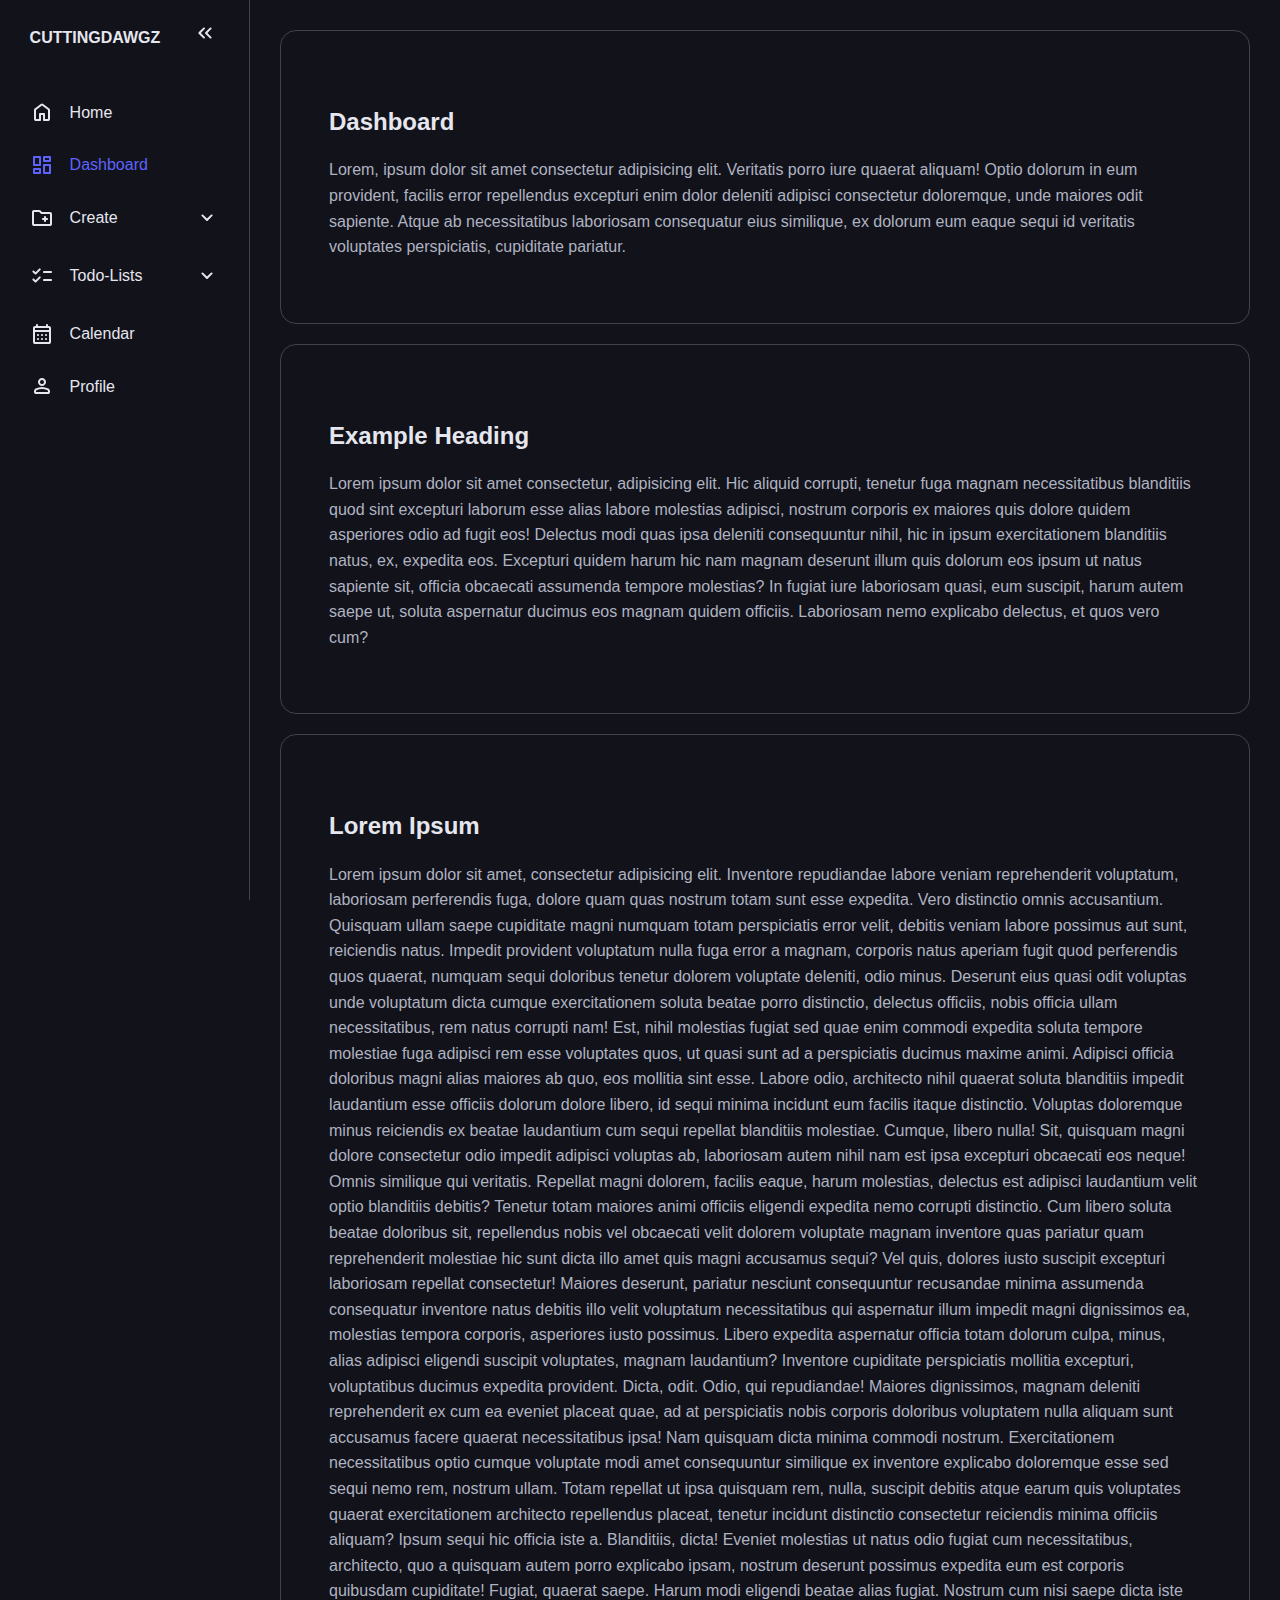
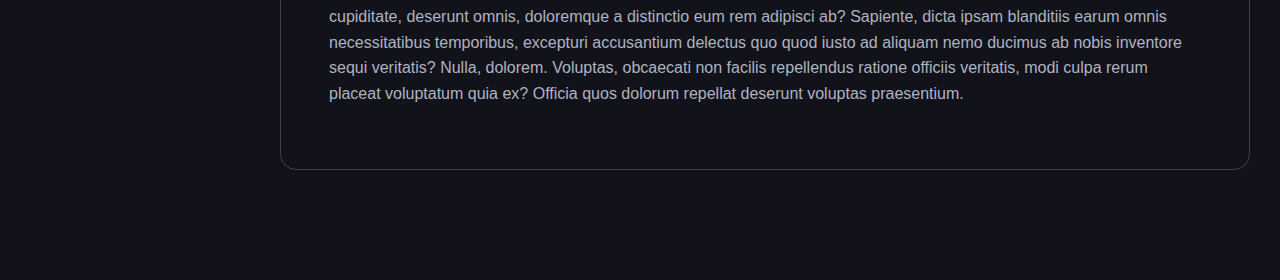
<file: dashboardoriginal.html>
<!DOCTYPE html>
<html lang="en">
<head>
  <meta charset="UTF-8">
  <meta name="viewport" content="width=device-width, initial-scale=1.0">
  <title>Dashboard</title>
  <link rel="stylesheet" href="style.css">
  <script type="text/javascript" src="app.js" defer></script>
</head>
<body>
  <nav id="sidebar">
    <ul>
      <li>
        <span class="logo">CUTTINGDAWGZ</span>
        <button onclick=toggleSidebar() id="toggle-btn">
          <svg xmlns="http://www.w3.org/2000/svg" height="24px" viewBox="0 -960 960 960" width="24px" fill="#e8eaed"><path d="m313-480 155 156q11 11 11.5 27.5T468-268q-11 11-28 11t-28-11L228-452q-6-6-8.5-13t-2.5-15q0-8 2.5-15t8.5-13l184-184q11-11 27.5-11.5T468-692q11 11 11 28t-11 28L313-480Zm264 0 155 156q11 11 11.5 27.5T732-268q-11 11-28 11t-28-11L492-452q-6-6-8.5-13t-2.5-15q0-8 2.5-15t8.5-13l184-184q11-11 27.5-11.5T732-692q11 11 11 28t-11 28L577-480Z"/></svg>
        </button>
      </li>
      <li>
        <a href="index.html">
          <svg xmlns="http://www.w3.org/2000/svg" height="24px" viewBox="0 -960 960 960" width="24px" fill="#e8eaed"><path d="M240-200h120v-200q0-17 11.5-28.5T400-440h160q17 0 28.5 11.5T600-400v200h120v-360L480-740 240-560v360Zm-80 0v-360q0-19 8.5-36t23.5-28l240-180q21-16 48-16t48 16l240 180q15 11 23.5 28t8.5 36v360q0 33-23.5 56.5T720-120H560q-17 0-28.5-11.5T520-160v-200h-80v200q0 17-11.5 28.5T400-120H240q-33 0-56.5-23.5T160-200Zm320-270Z"/></svg>
          <span>Home</span>
        </a>
      </li>
      <li class="active">
        <a href="dashboard.html">
          <svg xmlns="http://www.w3.org/2000/svg" height="24px" viewBox="0 -960 960 960" width="24px" fill="#e8eaed"><path d="M520-640v-160q0-17 11.5-28.5T560-840h240q17 0 28.5 11.5T840-800v160q0 17-11.5 28.5T800-600H560q-17 0-28.5-11.5T520-640ZM120-480v-320q0-17 11.5-28.5T160-840h240q17 0 28.5 11.5T440-800v320q0 17-11.5 28.5T400-440H160q-17 0-28.5-11.5T120-480Zm400 320v-320q0-17 11.5-28.5T560-520h240q17 0 28.5 11.5T840-480v320q0 17-11.5 28.5T800-120H560q-17 0-28.5-11.5T520-160Zm-400 0v-160q0-17 11.5-28.5T160-360h240q17 0 28.5 11.5T440-320v160q0 17-11.5 28.5T400-120H160q-17 0-28.5-11.5T120-160Zm80-360h160v-240H200v240Zm400 320h160v-240H600v240Zm0-480h160v-80H600v80ZM200-200h160v-80H200v80Zm160-320Zm240-160Zm0 240ZM360-280Z"/></svg>
          <span>Dashboard</span>
        </a>
      </li>
      <li>
        <button onclick=toggleSubMenu(this) class="dropdown-btn">
          <svg xmlns="http://www.w3.org/2000/svg" height="24px" viewBox="0 -960 960 960" width="24px" fill="#e8eaed"><path d="M160-160q-33 0-56.5-23.5T80-240v-480q0-33 23.5-56.5T160-800h207q16 0 30.5 6t25.5 17l57 57h320q33 0 56.5 23.5T880-640v400q0 33-23.5 56.5T800-160H160Zm0-80h640v-400H447l-80-80H160v480Zm0 0v-480 480Zm400-160v40q0 17 11.5 28.5T600-320q17 0 28.5-11.5T640-360v-40h40q17 0 28.5-11.5T720-440q0-17-11.5-28.5T680-480h-40v-40q0-17-11.5-28.5T600-560q-17 0-28.5 11.5T560-520v40h-40q-17 0-28.5 11.5T480-440q0 17 11.5 28.5T520-400h40Z"/></svg>
          <span>Create</span>
          <svg xmlns="http://www.w3.org/2000/svg" height="24px" viewBox="0 -960 960 960" width="24px" fill="#e8eaed"><path d="M480-361q-8 0-15-2.5t-13-8.5L268-556q-11-11-11-28t11-28q11-11 28-11t28 11l156 156 156-156q11-11 28-11t28 11q11 11 11 28t-11 28L508-372q-6 6-13 8.5t-15 2.5Z"/></svg>
        </button>
        <ul class="sub-menu">
          <div>
            <li><a href="#">Folder</a></li>
            <li><a href="#">Document</a></li>
            <li><a href="#">Project</a></li>
          </div>
        </ul>
      </li>
      <li>
        <button onclick=toggleSubMenu(this) class="dropdown-btn">
          <svg xmlns="http://www.w3.org/2000/svg" height="24px" viewBox="0 -960 960 960" width="24px" fill="#e8eaed"><path d="m221-313 142-142q12-12 28-11.5t28 12.5q11 12 11 28t-11 28L250-228q-12 12-28 12t-28-12l-86-86q-11-11-11-28t11-28q11-11 28-11t28 11l57 57Zm0-320 142-142q12-12 28-11.5t28 12.5q11 12 11 28t-11 28L250-548q-12 12-28 12t-28-12l-86-86q-11-11-11-28t11-28q11-11 28-11t28 11l57 57Zm339 353q-17 0-28.5-11.5T520-320q0-17 11.5-28.5T560-360h280q17 0 28.5 11.5T880-320q0 17-11.5 28.5T840-280H560Zm0-320q-17 0-28.5-11.5T520-640q0-17 11.5-28.5T560-680h280q17 0 28.5 11.5T880-640q0 17-11.5 28.5T840-600H560Z"/></svg>
          <span>Todo-Lists</span>
          <svg xmlns="http://www.w3.org/2000/svg" height="24px" viewBox="0 -960 960 960" width="24px" fill="#e8eaed"><path d="M480-361q-8 0-15-2.5t-13-8.5L268-556q-11-11-11-28t11-28q11-11 28-11t28 11l156 156 156-156q11-11 28-11t28 11q11 11 11 28t-11 28L508-372q-6 6-13 8.5t-15 2.5Z"/></svg>
        </button>
        <ul class="sub-menu">
          <div>
            <li><a href="#">Work</a></li>
            <li><a href="#">Private</a></li>
            <li><a href="#">Coding</a></li>
            <li><a href="#">Gardening</a></li>
            <li><a href="#">School</a></li>
          </div>
        </ul>
      </li>
      <li>
        <a href="calendar.html">
          <svg xmlns="http://www.w3.org/2000/svg" height="24px" viewBox="0 -960 960 960" width="24px" fill="#e8eaed"><path d="M200-80q-33 0-56.5-23.5T120-160v-560q0-33 23.5-56.5T200-800h40v-40q0-17 11.5-28.5T280-880q17 0 28.5 11.5T320-840v40h320v-40q0-17 11.5-28.5T680-880q17 0 28.5 11.5T720-840v40h40q33 0 56.5 23.5T840-720v560q0 33-23.5 56.5T760-80H200Zm0-80h560v-400H200v400Zm0-480h560v-80H200v80Zm0 0v-80 80Zm280 240q-17 0-28.5-11.5T440-440q0-17 11.5-28.5T480-480q17 0 28.5 11.5T520-440q0 17-11.5 28.5T480-400Zm-160 0q-17 0-28.5-11.5T280-440q0-17 11.5-28.5T320-480q17 0 28.5 11.5T360-440q0 17-11.5 28.5T320-400Zm320 0q-17 0-28.5-11.5T600-440q0-17 11.5-28.5T640-480q17 0 28.5 11.5T680-440q0 17-11.5 28.5T640-400ZM480-240q-17 0-28.5-11.5T440-280q0-17 11.5-28.5T480-320q17 0 28.5 11.5T520-280q0 17-11.5 28.5T480-240Zm-160 0q-17 0-28.5-11.5T280-280q0-17 11.5-28.5T320-320q17 0 28.5 11.5T360-280q0 17-11.5 28.5T320-240Zm320 0q-17 0-28.5-11.5T600-280q0-17 11.5-28.5T640-320q17 0 28.5 11.5T680-280q0 17-11.5 28.5T640-240Z"/></svg>
          <span>Calendar</span>
        </a>
      </li>
      <li>
        <a href="profile.html">
          <svg xmlns="http://www.w3.org/2000/svg" height="24px" viewBox="0 -960 960 960" width="24px" fill="#e8eaed"><path d="M480-480q-66 0-113-47t-47-113q0-66 47-113t113-47q66 0 113 47t47 113q0 66-47 113t-113 47ZM160-240v-32q0-34 17.5-62.5T224-378q62-31 126-46.5T480-440q66 0 130 15.5T736-378q29 15 46.5 43.5T800-272v32q0 33-23.5 56.5T720-160H240q-33 0-56.5-23.5T160-240Zm80 0h480v-32q0-11-5.5-20T700-306q-54-27-109-40.5T480-360q-56 0-111 13.5T260-306q-9 5-14.5 14t-5.5 20v32Zm240-320q33 0 56.5-23.5T560-640q0-33-23.5-56.5T480-720q-33 0-56.5 23.5T400-640q0 33 23.5 56.5T480-560Zm0-80Zm0 400Z"/></svg>
          <span>Profile</span>
        </a>
      </li>
    </ul>
  </nav>
  <main>
    <div class="container">
      <h2>Dashboard</h2>
      <p>Lorem, ipsum dolor sit amet consectetur adipisicing elit. Veritatis porro iure quaerat aliquam! Optio dolorum in eum provident, facilis error repellendus excepturi enim dolor deleniti adipisci consectetur doloremque, unde maiores odit sapiente. Atque ab necessitatibus laboriosam consequatur eius similique, ex dolorum eum eaque sequi id veritatis voluptates perspiciatis, cupiditate pariatur.</p>
    </div>
    <div class="container">
      <h2>Example Heading</h2>
      <p>Lorem ipsum dolor sit amet consectetur, adipisicing elit. Hic aliquid corrupti, tenetur fuga magnam necessitatibus blanditiis quod sint excepturi laborum esse alias labore molestias adipisci, nostrum corporis ex maiores quis dolore quidem asperiores odio ad fugit eos! Delectus modi quas ipsa deleniti consequuntur nihil, hic in ipsum exercitationem blanditiis natus, ex, expedita eos. Excepturi quidem harum hic nam magnam deserunt illum quis dolorum eos ipsum ut natus sapiente sit, officia obcaecati assumenda tempore molestias? In fugiat iure laboriosam quasi, eum suscipit, harum autem saepe ut, soluta aspernatur ducimus eos magnam quidem officiis. Laboriosam nemo explicabo delectus, et quos vero cum?</p>
    </div>
    <div class="container">
      <h2>Lorem Ipsum</h2>
      <p>Lorem ipsum dolor sit amet, consectetur adipisicing elit. Inventore repudiandae labore veniam reprehenderit voluptatum, laboriosam perferendis fuga, dolore quam quas nostrum totam sunt esse expedita. Vero distinctio omnis accusantium. Quisquam ullam saepe cupiditate magni numquam totam perspiciatis error velit, debitis veniam labore possimus aut sunt, reiciendis natus. Impedit provident voluptatum nulla fuga error a magnam, corporis natus aperiam fugit quod perferendis quos quaerat, numquam sequi doloribus tenetur dolorem voluptate deleniti, odio minus. Deserunt eius quasi odit voluptas unde voluptatum dicta cumque exercitationem soluta beatae porro distinctio, delectus officiis, nobis officia ullam necessitatibus, rem natus corrupti nam! Est, nihil molestias fugiat sed quae enim commodi expedita soluta tempore molestiae fuga adipisci rem esse voluptates quos, ut quasi sunt ad a perspiciatis ducimus maxime animi. Adipisci officia doloribus magni alias maiores ab quo, eos mollitia sint esse. Labore odio, architecto nihil quaerat soluta blanditiis impedit laudantium esse officiis dolorum dolore libero, id sequi minima incidunt eum facilis itaque distinctio. Voluptas doloremque minus reiciendis ex beatae laudantium cum sequi repellat blanditiis molestiae. Cumque, libero nulla! Sit, quisquam magni dolore consectetur odio impedit adipisci voluptas ab, laboriosam autem nihil nam est ipsa excepturi obcaecati eos neque! Omnis similique qui veritatis. Repellat magni dolorem, facilis eaque, harum molestias, delectus est adipisci laudantium velit optio blanditiis debitis? Tenetur totam maiores animi officiis eligendi expedita nemo corrupti distinctio. Cum libero soluta beatae doloribus sit, repellendus nobis vel obcaecati velit dolorem voluptate magnam inventore quas pariatur quam reprehenderit molestiae hic sunt dicta illo amet quis magni accusamus sequi? Vel quis, dolores iusto suscipit excepturi laboriosam repellat consectetur! Maiores deserunt, pariatur nesciunt consequuntur recusandae minima assumenda consequatur inventore natus debitis illo velit voluptatum necessitatibus qui aspernatur illum impedit magni dignissimos ea, molestias tempora corporis, asperiores iusto possimus. Libero expedita aspernatur officia totam dolorum culpa, minus, alias adipisci eligendi suscipit voluptates, magnam laudantium? Inventore cupiditate perspiciatis mollitia excepturi, voluptatibus ducimus expedita provident. Dicta, odit. Odio, qui repudiandae! Maiores dignissimos, magnam deleniti reprehenderit ex cum ea eveniet placeat quae, ad at perspiciatis nobis corporis doloribus voluptatem nulla aliquam sunt accusamus facere quaerat necessitatibus ipsa! Nam quisquam dicta minima commodi nostrum. Exercitationem necessitatibus optio cumque voluptate modi amet consequuntur similique ex inventore explicabo doloremque esse sed sequi nemo rem, nostrum ullam. Totam repellat ut ipsa quisquam rem, nulla, suscipit debitis atque earum quis voluptates quaerat exercitationem architecto repellendus placeat, tenetur incidunt distinctio consectetur reiciendis minima officiis aliquam? Ipsum sequi hic officia iste a. Blanditiis, dicta! Eveniet molestias ut natus odio fugiat cum necessitatibus, architecto, quo a quisquam autem porro explicabo ipsam, nostrum deserunt possimus expedita eum est corporis quibusdam cupiditate! Fugiat, quaerat saepe. Harum modi eligendi beatae alias fugiat. Nostrum cum nisi saepe dicta iste cupiditate, deserunt omnis, doloremque a distinctio eum rem adipisci ab? Sapiente, dicta ipsam blanditiis earum omnis necessitatibus temporibus, excepturi accusantium delectus quo quod iusto ad aliquam nemo ducimus ab nobis inventore sequi veritatis? Nulla, dolorem. Voluptas, obcaecati non facilis repellendus ratione officiis veritatis, modi culpa rerum placeat voluptatum quia ex? Officia quos dolorum repellat deserunt voluptas praesentium.</p>
    </div>
  </main>
</body>
</html>
</file>
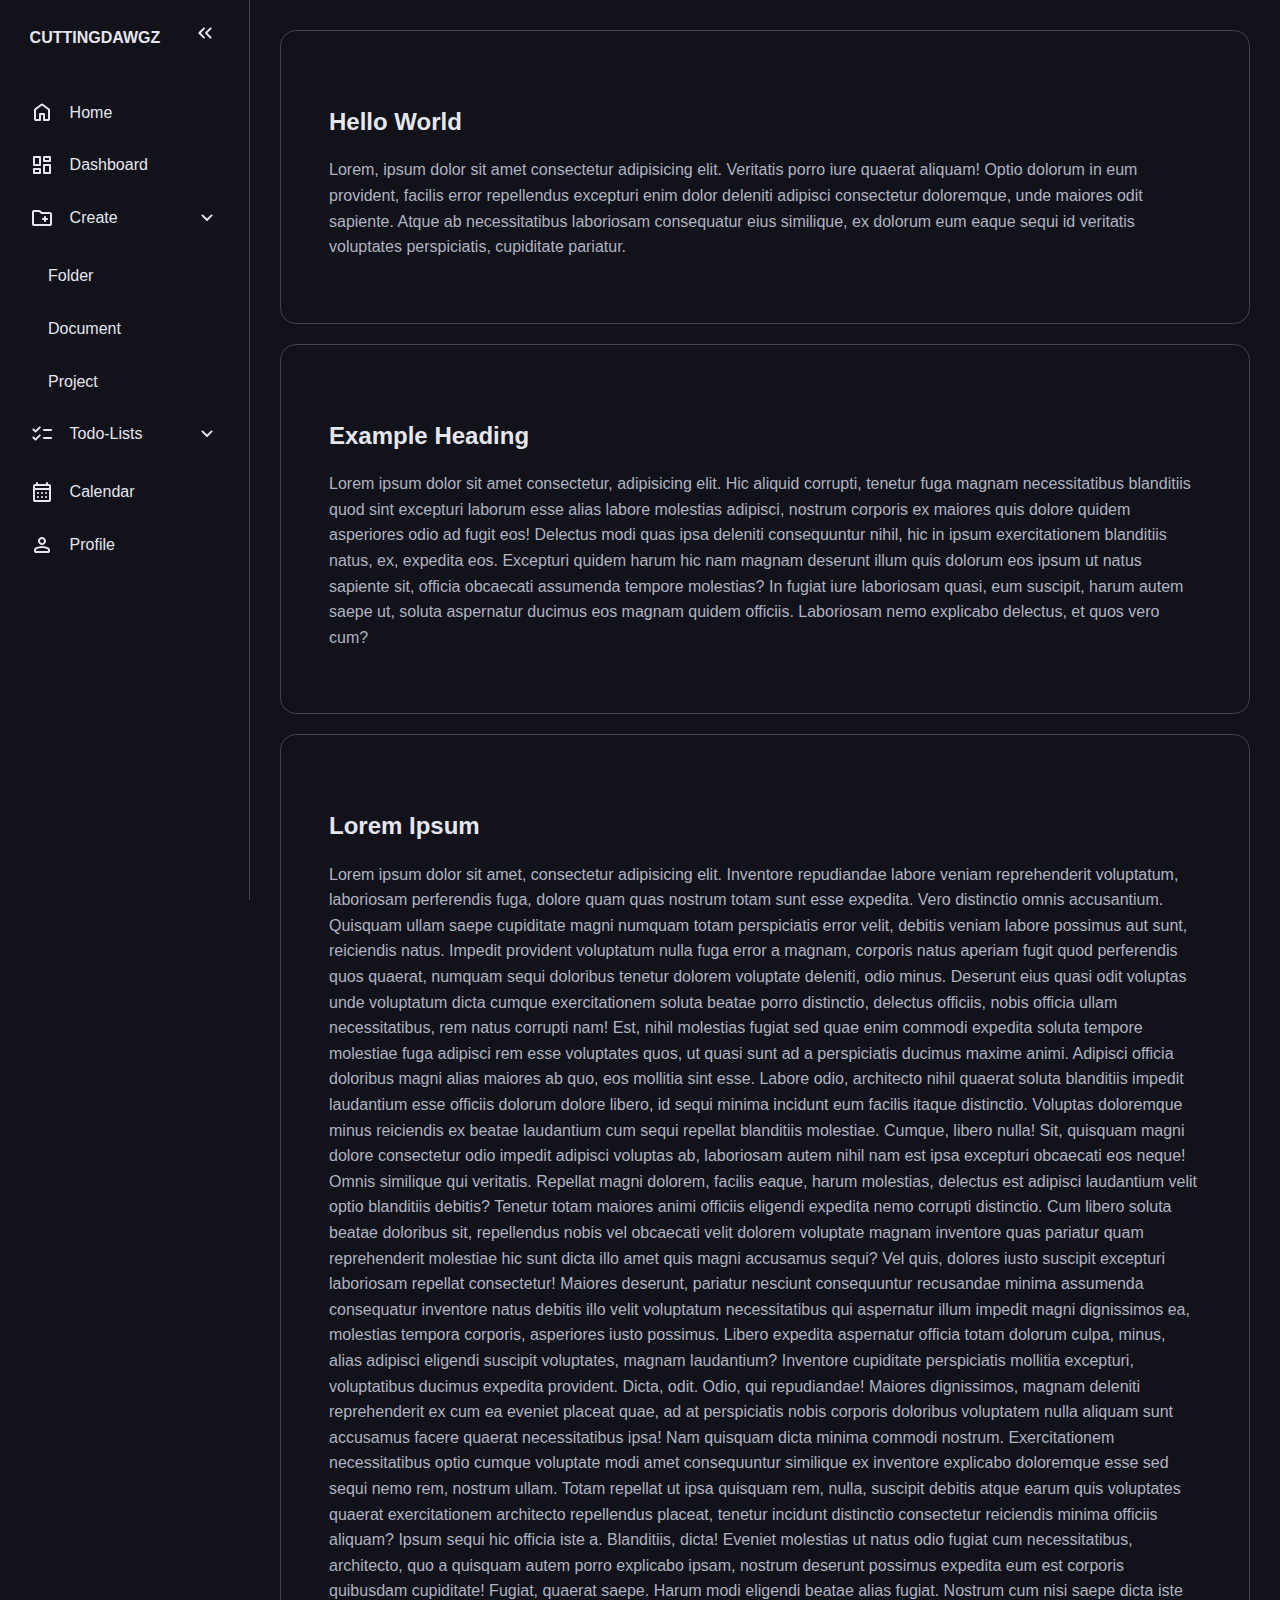
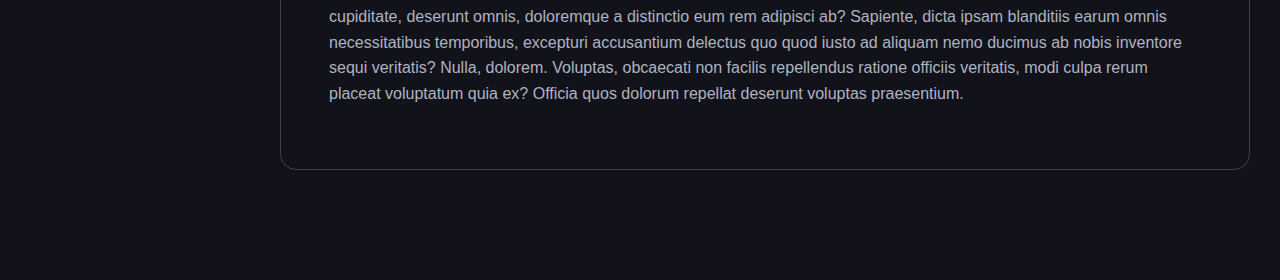
<file: documents.html>
<!DOCTYPE html>
<html lang="en">
<head>
  <meta charset="UTF-8">
  <meta name="viewport" content="width=device-width, initial-scale=1.0">
  <title>Home</title>
  <link rel="stylesheet" href="style.css">
  <script type="text/javascript" src="app.js" defer></script>
</head>
<body>
  <nav id="sidebar">
    <ul>
      <li>
        <span class="logo">CUTTINGDAWGZ</span>
        <button onclick=toggleSidebar() id="toggle-btn">
          <svg xmlns="http://www.w3.org/2000/svg" height="24px" viewBox="0 -960 960 960" width="24px" fill="#e8eaed"><path d="m313-480 155 156q11 11 11.5 27.5T468-268q-11 11-28 11t-28-11L228-452q-6-6-8.5-13t-2.5-15q0-8 2.5-15t8.5-13l184-184q11-11 27.5-11.5T468-692q11 11 11 28t-11 28L313-480Zm264 0 155 156q11 11 11.5 27.5T732-268q-11 11-28 11t-28-11L492-452q-6-6-8.5-13t-2.5-15q0-8 2.5-15t8.5-13l184-184q11-11 27.5-11.5T732-692q11 11 11 28t-11 28L577-480Z"/></svg>
        </button>
      </li>
        <a href="index.html">
          <svg xmlns="http://www.w3.org/2000/svg" height="24px" viewBox="0 -960 960 960" width="24px" fill="#e8eaed"><path d="M240-200h120v-200q0-17 11.5-28.5T400-440h160q17 0 28.5 11.5T600-400v200h120v-360L480-740 240-560v360Zm-80 0v-360q0-19 8.5-36t23.5-28l240-180q21-16 48-16t48 16l240 180q15 11 23.5 28t8.5 36v360q0 33-23.5 56.5T720-120H560q-17 0-28.5-11.5T520-160v-200h-80v200q0 17-11.5 28.5T400-120H240q-33 0-56.5-23.5T160-200Zm320-270Z"/></svg>
          <span>Home</span>
        </a>
      </li>
      <li>
        <a href="dashboard.html">
          <svg xmlns="http://www.w3.org/2000/svg" height="24px" viewBox="0 -960 960 960" width="24px" fill="#e8eaed"><path d="M520-640v-160q0-17 11.5-28.5T560-840h240q17 0 28.5 11.5T840-800v160q0 17-11.5 28.5T800-600H560q-17 0-28.5-11.5T520-640ZM120-480v-320q0-17 11.5-28.5T160-840h240q17 0 28.5 11.5T440-800v320q0 17-11.5 28.5T400-440H160q-17 0-28.5-11.5T120-480Zm400 320v-320q0-17 11.5-28.5T560-520h240q17 0 28.5 11.5T840-480v320q0 17-11.5 28.5T800-120H560q-17 0-28.5-11.5T520-160Zm-400 0v-160q0-17 11.5-28.5T160-360h240q17 0 28.5 11.5T440-320v160q0 17-11.5 28.5T400-120H160q-17 0-28.5-11.5T120-160Zm80-360h160v-240H200v240Zm400 320h160v-240H600v240Zm0-480h160v-80H600v80ZM200-200h160v-80H200v80Zm160-320Zm240-160Zm0 240ZM360-280Z"/></svg>
          <span>Dashboard</span>
        </a>
      </li>
      <li>
        <button onclick=toggleSubMenu(this) class="dropdown-btn">
          <svg xmlns="http://www.w3.org/2000/svg" height="24px" viewBox="0 -960 960 960" width="24px" fill="#e8eaed"><path d="M160-160q-33 0-56.5-23.5T80-240v-480q0-33 23.5-56.5T160-800h207q16 0 30.5 6t25.5 17l57 57h320q33 0 56.5 23.5T880-640v400q0 33-23.5 56.5T800-160H160Zm0-80h640v-400H447l-80-80H160v480Zm0 0v-480 480Zm400-160v40q0 17 11.5 28.5T600-320q17 0 28.5-11.5T640-360v-40h40q17 0 28.5-11.5T720-440q0-17-11.5-28.5T680-480h-40v-40q0-17-11.5-28.5T600-560q-17 0-28.5 11.5T560-520v40h-40q-17 0-28.5 11.5T480-440q0 17 11.5 28.5T520-400h40Z"/></svg>
          <span>Create</span>
          <svg xmlns="http://www.w3.org/2000/svg" height="24px" viewBox="0 -960 960 960" width="24px" fill="#e8eaed"><path d="M480-361q-8 0-15-2.5t-13-8.5L268-556q-11-11-11-28t11-28q11-11 28-11t28 11l156 156 156-156q11-11 28-11t28 11q11 11 11 28t-11 28L508-372q-6 6-13 8.5t-15 2.5Z"/></svg>
        </button>
        <ul class="sub-menu">
          <div>
            <li><a href="folders.html">Folder</a></li>
            <li><a href="documents.html">Document</a></li>
            <li><a href="project.html">Project</a></li>
          </div>
        </ul>
      </li>
      <li>
        <button onclick=toggleSubMenu(this) class="dropdown-btn">
          <svg xmlns="http://www.w3.org/2000/svg" height="24px" viewBox="0 -960 960 960" width="24px" fill="#e8eaed"><path d="m221-313 142-142q12-12 28-11.5t28 12.5q11 12 11 28t-11 28L250-228q-12 12-28 12t-28-12l-86-86q-11-11-11-28t11-28q11-11 28-11t28 11l57 57Zm0-320 142-142q12-12 28-11.5t28 12.5q11 12 11 28t-11 28L250-548q-12 12-28 12t-28-12l-86-86q-11-11-11-28t11-28q11-11 28-11t28 11l57 57Zm339 353q-17 0-28.5-11.5T520-320q0-17 11.5-28.5T560-360h280q17 0 28.5 11.5T880-320q0 17-11.5 28.5T840-280H560Zm0-320q-17 0-28.5-11.5T520-640q0-17 11.5-28.5T560-680h280q17 0 28.5 11.5T880-640q0 17-11.5 28.5T840-600H560Z"/></svg>
          <span>Todo-Lists</span>
          <svg xmlns="http://www.w3.org/2000/svg" height="24px" viewBox="0 -960 960 960" width="24px" fill="#e8eaed"><path d="M480-361q-8 0-15-2.5t-13-8.5L268-556q-11-11-11-28t11-28q11-11 28-11t28 11l156 156 156-156q11-11 28-11t28 11q11 11 11 28t-11 28L508-372q-6 6-13 8.5t-15 2.5Z"/></svg>
        </button>
        <ul class="sub-menu">
          <div>
            <li><a href="#">Work</a></li>
            <li><a href="#">Private</a></li>
            <li><a href="#">Coding</a></li>
            <li><a href="#">Gardening</a></li>
            <li><a href="#">School</a></li>
          </div>
        </ul>
      </li>
      <li>
        <a href="calendar.html">
          <svg xmlns="http://www.w3.org/2000/svg" height="24px" viewBox="0 -960 960 960" width="24px" fill="#e8eaed"><path d="M200-80q-33 0-56.5-23.5T120-160v-560q0-33 23.5-56.5T200-800h40v-40q0-17 11.5-28.5T280-880q17 0 28.5 11.5T320-840v40h320v-40q0-17 11.5-28.5T680-880q17 0 28.5 11.5T720-840v40h40q33 0 56.5 23.5T840-720v560q0 33-23.5 56.5T760-80H200Zm0-80h560v-400H200v400Zm0-480h560v-80H200v80Zm0 0v-80 80Zm280 240q-17 0-28.5-11.5T440-440q0-17 11.5-28.5T480-480q17 0 28.5 11.5T520-440q0 17-11.5 28.5T480-400Zm-160 0q-17 0-28.5-11.5T280-440q0-17 11.5-28.5T320-480q17 0 28.5 11.5T360-440q0 17-11.5 28.5T320-400Zm320 0q-17 0-28.5-11.5T600-440q0-17 11.5-28.5T640-480q17 0 28.5 11.5T680-440q0 17-11.5 28.5T640-400ZM480-240q-17 0-28.5-11.5T440-280q0-17 11.5-28.5T480-320q17 0 28.5 11.5T520-280q0 17-11.5 28.5T480-240Zm-160 0q-17 0-28.5-11.5T280-280q0-17 11.5-28.5T320-320q17 0 28.5 11.5T360-280q0 17-11.5 28.5T320-240Zm320 0q-17 0-28.5-11.5T600-280q0-17 11.5-28.5T640-320q17 0 28.5 11.5T680-280q0 17-11.5 28.5T640-240Z"/></svg>
          <span>Calendar</span>
        </a>
      </li>
      <li>
        <a href="profile.html">
          <svg xmlns="http://www.w3.org/2000/svg" height="24px" viewBox="0 -960 960 960" width="24px" fill="#e8eaed"><path d="M480-480q-66 0-113-47t-47-113q0-66 47-113t113-47q66 0 113 47t47 113q0 66-47 113t-113 47ZM160-240v-32q0-34 17.5-62.5T224-378q62-31 126-46.5T480-440q66 0 130 15.5T736-378q29 15 46.5 43.5T800-272v32q0 33-23.5 56.5T720-160H240q-33 0-56.5-23.5T160-240Zm80 0h480v-32q0-11-5.5-20T700-306q-54-27-109-40.5T480-360q-56 0-111 13.5T260-306q-9 5-14.5 14t-5.5 20v32Zm240-320q33 0 56.5-23.5T560-640q0-33-23.5-56.5T480-720q-33 0-56.5 23.5T400-640q0 33 23.5 56.5T480-560Zm0-80Zm0 400Z"/></svg>
          <span>Profile</span>
        </a>
      </li>
    </ul>
  </nav>
  <main>
    <div class="container">
      <h2>Hello World</h2>
      <p>Lorem, ipsum dolor sit amet consectetur adipisicing elit. Veritatis porro iure quaerat aliquam! Optio dolorum in eum provident, facilis error repellendus excepturi enim dolor deleniti adipisci consectetur doloremque, unde maiores odit sapiente. Atque ab necessitatibus laboriosam consequatur eius similique, ex dolorum eum eaque sequi id veritatis voluptates perspiciatis, cupiditate pariatur.</p>
    </div>
    <div class="container">
      <h2>Example Heading</h2>
      <p>Lorem ipsum dolor sit amet consectetur, adipisicing elit. Hic aliquid corrupti, tenetur fuga magnam necessitatibus blanditiis quod sint excepturi laborum esse alias labore molestias adipisci, nostrum corporis ex maiores quis dolore quidem asperiores odio ad fugit eos! Delectus modi quas ipsa deleniti consequuntur nihil, hic in ipsum exercitationem blanditiis natus, ex, expedita eos. Excepturi quidem harum hic nam magnam deserunt illum quis dolorum eos ipsum ut natus sapiente sit, officia obcaecati assumenda tempore molestias? In fugiat iure laboriosam quasi, eum suscipit, harum autem saepe ut, soluta aspernatur ducimus eos magnam quidem officiis. Laboriosam nemo explicabo delectus, et quos vero cum?</p>
    </div>
    <div class="container">
      <h2>Lorem Ipsum</h2>
      <p>Lorem ipsum dolor sit amet, consectetur adipisicing elit. Inventore repudiandae labore veniam reprehenderit voluptatum, laboriosam perferendis fuga, dolore quam quas nostrum totam sunt esse expedita. Vero distinctio omnis accusantium. Quisquam ullam saepe cupiditate magni numquam totam perspiciatis error velit, debitis veniam labore possimus aut sunt, reiciendis natus. Impedit provident voluptatum nulla fuga error a magnam, corporis natus aperiam fugit quod perferendis quos quaerat, numquam sequi doloribus tenetur dolorem voluptate deleniti, odio minus. Deserunt eius quasi odit voluptas unde voluptatum dicta cumque exercitationem soluta beatae porro distinctio, delectus officiis, nobis officia ullam necessitatibus, rem natus corrupti nam! Est, nihil molestias fugiat sed quae enim commodi expedita soluta tempore molestiae fuga adipisci rem esse voluptates quos, ut quasi sunt ad a perspiciatis ducimus maxime animi. Adipisci officia doloribus magni alias maiores ab quo, eos mollitia sint esse. Labore odio, architecto nihil quaerat soluta blanditiis impedit laudantium esse officiis dolorum dolore libero, id sequi minima incidunt eum facilis itaque distinctio. Voluptas doloremque minus reiciendis ex beatae laudantium cum sequi repellat blanditiis molestiae. Cumque, libero nulla! Sit, quisquam magni dolore consectetur odio impedit adipisci voluptas ab, laboriosam autem nihil nam est ipsa excepturi obcaecati eos neque! Omnis similique qui veritatis. Repellat magni dolorem, facilis eaque, harum molestias, delectus est adipisci laudantium velit optio blanditiis debitis? Tenetur totam maiores animi officiis eligendi expedita nemo corrupti distinctio. Cum libero soluta beatae doloribus sit, repellendus nobis vel obcaecati velit dolorem voluptate magnam inventore quas pariatur quam reprehenderit molestiae hic sunt dicta illo amet quis magni accusamus sequi? Vel quis, dolores iusto suscipit excepturi laboriosam repellat consectetur! Maiores deserunt, pariatur nesciunt consequuntur recusandae minima assumenda consequatur inventore natus debitis illo velit voluptatum necessitatibus qui aspernatur illum impedit magni dignissimos ea, molestias tempora corporis, asperiores iusto possimus. Libero expedita aspernatur officia totam dolorum culpa, minus, alias adipisci eligendi suscipit voluptates, magnam laudantium? Inventore cupiditate perspiciatis mollitia excepturi, voluptatibus ducimus expedita provident. Dicta, odit. Odio, qui repudiandae! Maiores dignissimos, magnam deleniti reprehenderit ex cum ea eveniet placeat quae, ad at perspiciatis nobis corporis doloribus voluptatem nulla aliquam sunt accusamus facere quaerat necessitatibus ipsa! Nam quisquam dicta minima commodi nostrum. Exercitationem necessitatibus optio cumque voluptate modi amet consequuntur similique ex inventore explicabo doloremque esse sed sequi nemo rem, nostrum ullam. Totam repellat ut ipsa quisquam rem, nulla, suscipit debitis atque earum quis voluptates quaerat exercitationem architecto repellendus placeat, tenetur incidunt distinctio consectetur reiciendis minima officiis aliquam? Ipsum sequi hic officia iste a. Blanditiis, dicta! Eveniet molestias ut natus odio fugiat cum necessitatibus, architecto, quo a quisquam autem porro explicabo ipsam, nostrum deserunt possimus expedita eum est corporis quibusdam cupiditate! Fugiat, quaerat saepe. Harum modi eligendi beatae alias fugiat. Nostrum cum nisi saepe dicta iste cupiditate, deserunt omnis, doloremque a distinctio eum rem adipisci ab? Sapiente, dicta ipsam blanditiis earum omnis necessitatibus temporibus, excepturi accusantium delectus quo quod iusto ad aliquam nemo ducimus ab nobis inventore sequi veritatis? Nulla, dolorem. Voluptas, obcaecati non facilis repellendus ratione officiis veritatis, modi culpa rerum placeat voluptatum quia ex? Officia quos dolorum repellat deserunt voluptas praesentium.</p>
    </div>
  </main>
</body>
</html>
</file>
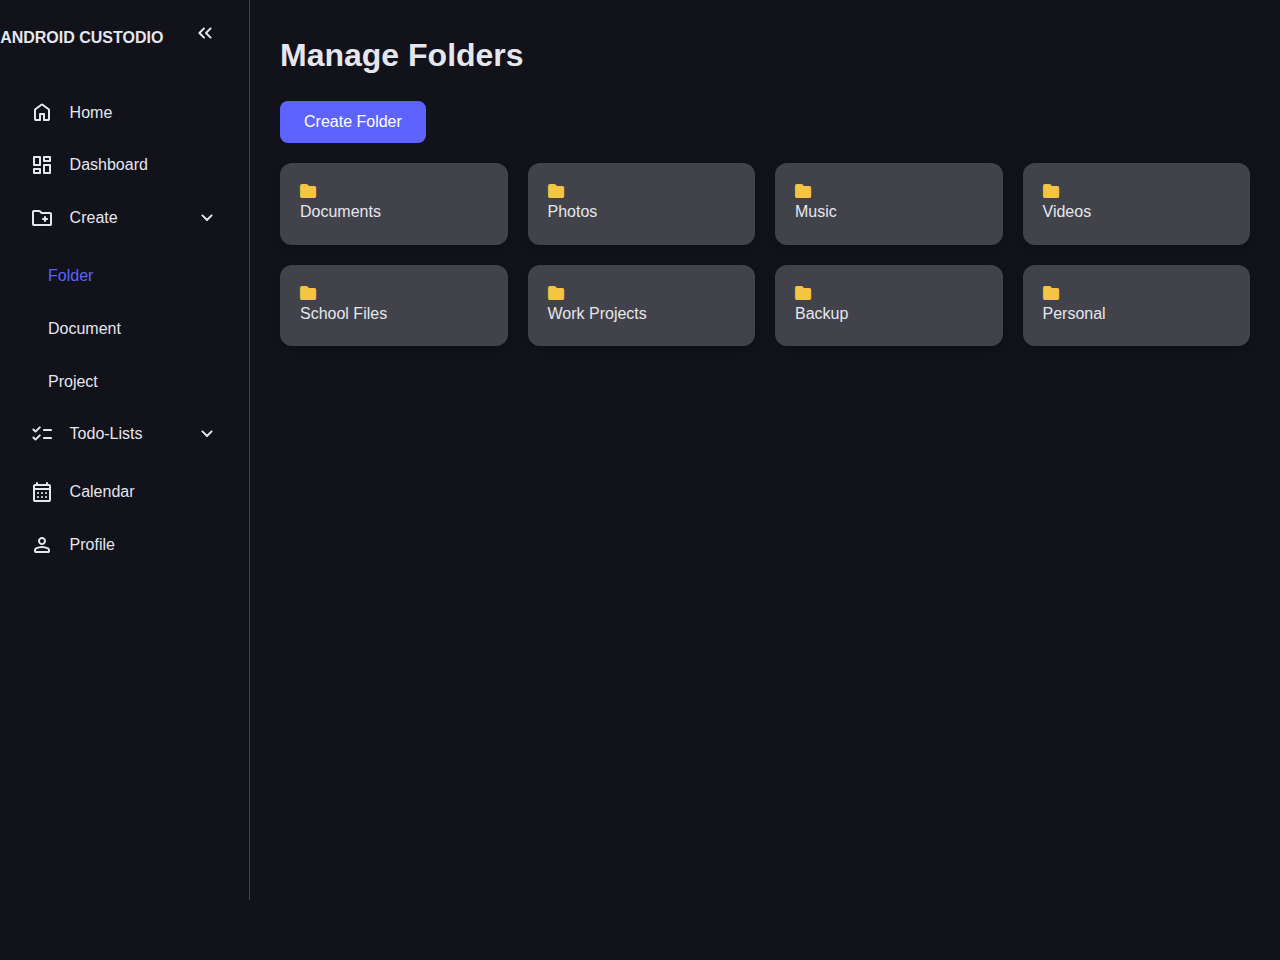
<file: folders.html>
<!DOCTYPE html>
<html lang="en">
<head>
  <meta charset="UTF-8">
  <meta name="viewport" content="width=device-width, initial-scale=1.0">
  <title>Folders</title>
  <link rel="stylesheet" href="style.css">
  <script type="text/javascript" src="app.js" defer></script>
</head>
<body>
  <nav id="sidebar">
    <ul>
      <li>
        <span class="logo">ANDROID CUSTODIO</span>
        <button onclick=toggleSidebar() id="toggle-btn">
          <svg xmlns="http://www.w3.org/2000/svg" height="24px" viewBox="0 -960 960 960" width="24px" fill="#e8eaed"><path d="m313-480 155 156q11 11 11.5 27.5T468-268q-11 11-28 11t-28-11L228-452q-6-6-8.5-13t-2.5-15q0-8 2.5-15t8.5-13l184-184q11-11 27.5-11.5T468-692q11 11 11 28t-11 28L313-480Zm264 0 155 156q11 11 11.5 27.5T732-268q-11 11-28 11t-28-11L492-452q-6-6-8.5-13t-2.5-15q0-8 2.5-15t8.5-13l184-184q11-11 27.5-11.5T732-692q11 11 11 28t-11 28L577-480Z"/></svg>
        </button>
      </li>
      <li>
        <a href="index.html">
          <svg xmlns="http://www.w3.org/2000/svg" height="24px" viewBox="0 -960 960 960" width="24px" fill="#e8eaed"><path d="M240-200h120v-200q0-17 11.5-28.5T400-440h160q17 0 28.5 11.5T600-400v200h120v-360L480-740 240-560v360Zm-80 0v-360q0-19 8.5-36t23.5-28l240-180q21-16 48-16t48 16l240 180q15 11 23.5 28t8.5 36v360q0 33-23.5 56.5T720-120H560q-17 0-28.5-11.5T520-160v-200h-80v200q0 17-11.5 28.5T400-120H240q-33 0-56.5-23.5T160-200Zm320-270Z"/></svg>
          <span>Home</span>
        </a>
      </li>
      <li>
        <a href="dashboard.html">
          <svg xmlns="http://www.w3.org/2000/svg" height="24px" viewBox="0 -960 960 960" width="24px" fill="#e8eaed"><path d="M520-640v-160q0-17 11.5-28.5T560-840h240q17 0 28.5 11.5T840-800v160q0 17-11.5 28.5T800-600H560q-17 0-28.5-11.5T520-640ZM120-480v-320q0-17 11.5-28.5T160-840h240q17 0 28.5 11.5T440-800v320q0 17-11.5 28.5T400-440H160q-17 0-28.5-11.5T120-480Zm400 320v-320q0-17 11.5-28.5T560-520h240q17 0 28.5 11.5T840-480v320q0 17-11.5 28.5T800-120H560q-17 0-28.5-11.5T520-160Zm-400 0v-160q0-17 11.5-28.5T160-360h240q17 0 28.5 11.5T440-320v160q0 17-11.5 28.5T400-120H160q-17 0-28.5-11.5T120-160Zm80-360h160v-240H200v240Zm400 320h160v-240H600v240Zm0-480h160v-80H600v80ZM200-200h160v-80H200v80Zm160-320Zm240-160Zm0 240ZM360-280Z"/></svg>
          <span>Dashboard</span>
        </a>
      </li>
      <li>
        <button onclick=toggleSubMenu(this) class="dropdown-btn">
          <svg xmlns="http://www.w3.org/2000/svg" height="24px" viewBox="0 -960 960 960" width="24px" fill="#e8eaed"><path d="M160-160q-33 0-56.5-23.5T80-240v-480q0-33 23.5-56.5T160-800h207q16 0 30.5 6t25.5 17l57 57h320q33 0 56.5 23.5T880-640v400q0 33-23.5 56.5T800-160H160Zm0-80h640v-400H447l-80-80H160v480Zm0 0v-480 480Zm400-160v40q0 17 11.5 28.5T600-320q17 0 28.5-11.5T640-360v-40h40q17 0 28.5-11.5T720-440q0-17-11.5-28.5T680-480h-40v-40q0-17-11.5-28.5T600-560q-17 0-28.5 11.5T560-520v40h-40q-17 0-28.5 11.5T480-440q0 17 11.5 28.5T520-400h40Z"/></svg>
          <span>Create</span>
          <svg xmlns="http://www.w3.org/2000/svg" height="24px" viewBox="0 -960 960 960" width="24px" fill="#e8eaed"><path d="M480-361q-8 0-15-2.5t-13-8.5L268-556q-11-11-11-28t11-28q11-11 28-11t28 11l156 156 156-156q11-11 28-11t28 11q11 11 11 28t-11 28L508-372q-6 6-13 8.5t-15 2.5Z"/></svg>
        </button>
        <ul class="sub-menu">
          <div>
            <li class="active"><a href="folders.html">Folder</a></li>
            <li><a href="#">Document</a></li>
            <li><a href="#">Project</a></li>
          </div>
        </ul>
      </li>
      <li>
        <button onclick=toggleSubMenu(this) class="dropdown-btn">
          <svg xmlns="http://www.w3.org/2000/svg" height="24px" viewBox="0 -960 960 960" width="24px" fill="#e8eaed"><path d="m221-313 142-142q12-12 28-11.5t28 12.5q11 12 11 28t-11 28L250-228q-12 12-28 12t-28-12l-86-86q-11-11-11-28t11-28q11-11 28-11t28 11l57 57Zm0-320 142-142q12-12 28-11.5t28 12.5q11 12 11 28t-11 28L250-548q-12 12-28 12t-28-12l-86-86q-11-11-11-28t11-28q11-11 28-11t28 11l57 57Zm339 353q-17 0-28.5-11.5T520-320q0-17 11.5-28.5T560-360h280q17 0 28.5 11.5T880-320q0 17-11.5 28.5T840-280H560Zm0-320q-17 0-28.5-11.5T520-640q0-17 11.5-28.5T560-680h280q17 0 28.5 11.5T880-640q0 17-11.5 28.5T840-600H560Z"/></svg>
          <span>Todo-Lists</span>
          <svg xmlns="http://www.w3.org/2000/svg" height="24px" viewBox="0 -960 960 960" width="24px" fill="#e8eaed"><path d="M480-361q-8 0-15-2.5t-13-8.5L268-556q-11-11-11-28t11-28q11-11 28-11t28 11l156 156 156-156q11-11 28-11t28 11q11 11 11 28t-11 28L508-372q-6 6-13 8.5t-15 2.5Z"/></svg>
        </button>
        <ul class="sub-menu">
          <div>
            <li><a href="todolist.html">Schedule</a></li>
          </div>
        </ul>
      </li>
      <li>
        <a href="calendar.html">
          <svg xmlns="http://www.w3.org/2000/svg" height="24px" viewBox="0 -960 960 960" width="24px" fill="#e8eaed"><path d="M200-80q-33 0-56.5-23.5T120-160v-560q0-33 23.5-56.5T200-800h40v-40q0-17 11.5-28.5T280-880q17 0 28.5 11.5T320-840v40h320v-40q0-17 11.5-28.5T680-880q17 0 28.5 11.5T720-840v40h40q33 0 56.5 23.5T840-720v560q0 33-23.5 56.5T760-80H200Zm0-80h560v-400H200v400Zm0-480h560v-80H200v80Zm0 0v-80 80Zm280 240q-17 0-28.5-11.5T440-440q0-17 11.5-28.5T480-480q17 0 28.5 11.5T520-440q0 17-11.5 28.5T480-400Zm-160 0q-17 0-28.5-11.5T280-440q0-17 11.5-28.5T320-480q17 0 28.5 11.5T360-440q0 17-11.5 28.5T320-400Zm320 0q-17 0-28.5-11.5T600-440q0-17 11.5-28.5T640-480q17 0 28.5 11.5T680-440q0 17-11.5 28.5T640-400ZM480-240q-17 0-28.5-11.5T440-280q0-17 11.5-28.5T480-320q17 0 28.5 11.5T520-280q0 17-11.5 28.5T480-240Zm-160 0q-17 0-28.5-11.5T280-280q0-17 11.5-28.5T320-320q17 0 28.5 11.5T360-280q0 17-11.5 28.5T320-240Zm320 0q-17 0-28.5-11.5T600-280q0-17 11.5-28.5T640-320q17 0 28.5 11.5T680-280q0 17-11.5 28.5T640-240Z"/></svg>
          <span>Calendar</span>
        </a>
      </li>
      <li>
        <a href="profile.html">
          <svg xmlns="http://www.w3.org/2000/svg" height="24px" viewBox="0 -960 960 960" width="24px" fill="#e8eaed"><path d="M480-480q-66 0-113-47t-47-113q0-66 47-113t113-47q66 0 113 47t47 113q0 66-47 113t-113 47ZM160-240v-32q0-34 17.5-62.5T224-378q62-31 126-46.5T480-440q66 0 130 15.5T736-378q29 15 46.5 43.5T800-272v32q0 33-23.5 56.5T720-160H240q-33 0-56.5-23.5T160-240Zm80 0h480v-32q0-11-5.5-20T700-306q-54-27-109-40.5T480-360q-56 0-111 13.5T260-306q-9 5-14.5 14t-5.5 20v32Zm240-320q33 0 56.5-23.5T560-640q0-33-23.5-56.5T480-720q-33 0-56.5 23.5T400-640q0 33 23.5 56.5T480-560Zm0-80Zm0 400Z"/></svg>
          <span>Profile</span>
        </a>
      </li>
    </ul>
  </nav>
  
  <main>
    <h1>Manage Folders</h1>
    <button onclick="openModal()" class="create-btn">Create Folder</button>

    <!-- Create Folder Modal -->
    <div id="folder-modal" class="modal">
        <div class="modal-content">
            <h2>Create New Folder</h2>
            <input type="text" id="folder-name" placeholder="New Folder">
            <button onclick="createFolder()" class="create-folder-btn">Create Folder</button>
        </div>
    </div>

    <!-- Folder Action Modal (Rename, Delete, Share) -->
    <div id="folder-action-modal" class="modal">
        <div class="modal-content">
            <h2>Folder Actions</h2>
            <button id="rename-btn" onclick="openRenameModal()">Rename</button>
            <button id="delete-btn" onclick="openDeleteModal()">Delete</button>
            <button id="share-btn" onclick="openShareModal()">Share</button>
            <button id="encrypt-btn" onclick="openEncryptModal()">Encrypt/Decrypt</button>
        </div>
    </div>

    <!-- Rename Folder Modal -->
    <div id="rename-modal" class="modal">
        <div class="modal-content">
            <h2>Rename Folder</h2>
            <input type="text" id="rename-folder-name" placeholder="Enter new folder name">
            <button onclick="renameFolderConfirm()" class="create-folder-btn">Rename Folder</button>
            <button onclick="closeRenameModal()" class="cancel-btn">Cancel</button>
        </div>
    </div>

    <!-- Delete Folder Modal -->
    <div id="delete-modal" class="modal">
        <div class="modal-content">
            <h2>Are you sure you want to delete this folder?</h2>
            <button onclick="deleteFolderConfirm()" class="delete-btn">Delete</button>
            <button onclick="closeDeleteModal()" class="cancel-btn">Cancel</button>
        </div>
    </div>

    <!-- Share Folder Modal -->
    <div id="share-modal" class="modal">
        <div class="modal-content">
            <h2>Share Folder</h2>
            <input type="text" id="share-email" placeholder="Enter email address">
            <label for="access-level">Access Level:</label>
            <select id="access-level">
                <option value="view">View Only</option>
                <option value="edit">Edit</option>
            </select>
            <button onclick="generateShareLink()" class="btn-action share">Generate Share Link</button>
            <button onclick="closeShareModal()" class="cancel-btn">Cancel</button>
        </div>
    </div>

    <!-- Encryption/Decryption Modal -->
    <div id="encryption-modal" class="modal">
        <div class="modal-content">
            <h2 id="encryption-message"></h2>
            <button onclick="closeEncryptionModal()" class="cancel-btn">Close</button>
        </div>
    </div>

    <!-- Decryption Modal (For inputting decryption key) -->
    <div id="decryption-modal" class="modal">
        <div class="modal-content">
            <h2>Enter Decryption Key</h2>
            <input type="text" id="decryption-key" placeholder="Enter decryption key">
            <button onclick="decryptFolder()" class="btn-action">Decrypt</button>
            <button onclick="closeDecryptionModal()" class="cancel-btn">Cancel</button>
        </div>
    </div>

    <!-- Folder Container -->
    <div id="folder-container" class="folder-container">
        <!-- Folders will be listed here -->
    </div>
</main>
<link rel="stylesheet" href="https://cdnjs.cloudflare.com/ajax/libs/font-awesome/6.5.0/css/all.min.css">

<script>

let selectedFolder = null;  // Store the currently selected folder
let pressTimer = null; // Timer to detect long press

// Open the Create Folder modal
function openModal() {
    document.getElementById("folder-modal").style.display = "flex";  // Show modal
}

// Close the Create Folder modal
function closeModal() {
    document.getElementById("folder-modal").style.display = "none";  // Hide modal
}

// Create Folder function
function createFolder() {
    let baseName = "New Folder";
    let folderName = baseName;
    let count = 1;

    // Check if a folder with the same name exists
    while (folders.some(folder => folder.name === folderName)) {
        folderName = `${baseName} (${count})`;
        count++;
    }

    const folder = { name: folderName, id: Date.now(), encrypted: false, encryptionKey: null };
    folders.push(folder);
    renderFolders();
    closeModal();  // Close the modal after creating the folder
}


// Render folders on the page
function renderFolders() {
    const folderContainer = document.getElementById("folder-container");
    folderContainer.innerHTML = "";
    folders.forEach(folder => {
        const folderDiv = document.createElement("div");
        folderDiv.classList.add("folder");
        folderDiv.id = folder.id;
        folderDiv.innerHTML = `
            <div class="folder-header">
                <span onmousedown="startPress(${folder.id})" onmouseup="endPress()" onmouseleave="endPress()" onclick="selectFolder(${folder.id})" style="display: flex; align-items: center; gap: 8px;">
                    <svg xmlns="http://www.w3.org/2000/svg" height="40px" viewBox="0 -960 960 960" width="40px" fill="#e8eaed">
                        <path d="M160-160q-33 0-56.5-23.5T80-240v-480q0-33 23.5-56.5T160-800h207q16 0 30.5 6t25.5 17l57 57h320q33 0 56.5 23.5T880-640v400q0 33-23.5 56.5T800-160H160Zm0-80h640v-400H447l-80-80H160v480Zm0 0v-480 480Zm400-160v40q0 17 11.5 28.5T600-320q17 0 28.5-11.5T640-360v-40h40q17 0 28.5-11.5T720-440q0-17-11.5-28.5T680-480h-40v-40q0-17-11.5-28.5T600-560q-17 0-28.5 11.5T560-520v40h-40q-17 0-28.5 11.5T480-440q0 17 11.5 28.5T520-400h40Z"/>
                    </svg>
                    <span style="font-size: 15px;">${folder.name}</span>
                </span>
            </div>
        `;
        folderContainer.appendChild(folderDiv);

        // Add touch event listeners for mobile compatibility
        addMobileEventListeners(folder.id);
    });
}


// Select folder logic
function selectFolder(id) {
    // Deselect previously selected folder
    if (selectedFolder) {
        document.getElementById(selectedFolder).classList.remove("selected");
    }

    // Select new folder
    selectedFolder = id;
    document.getElementById(selectedFolder).classList.add("selected");
}

// Start long press detection for both touch and mouse events
function startPress(id) {
    pressTimer = setTimeout(function () {
        // Show folder actions in a modal after 500ms hold
        openFolderActionModal(id);
    }, 500);
}

// End long press detection for both touch and mouse events
function endPress() {
    clearTimeout(pressTimer); // Cancel the timer if the press is released too soon
}

// Add touch event listeners for mobile compatibility
function addMobileEventListeners(folderId) {
    const folderElement = document.getElementById(folderId);
    folderElement.addEventListener("touchstart", function (event) {
        event.preventDefault(); // Prevent default touch action
        startPress(folderId);
    });
    folderElement.addEventListener("touchend", function () {
        endPress();
    });
}

// Open Folder Action Modal (Rename, Delete, Share, Encrypt/Decrypt)
function openFolderActionModal(id) {
    selectedFolder = id;
    const folder = folders.find(f => f.id === id);

    document.getElementById("rename-btn").style.display = folder.encrypted ? "none" : "inline-block";
    document.getElementById("delete-btn").style.display = folder.encrypted ? "none" : "inline-block";
    document.getElementById("share-btn").style.display = folder.encrypted ? "none" : "inline-block";
    document.getElementById("encrypt-btn").textContent = folder.encrypted ? "Decrypt" : "Encrypt";

    document.getElementById("folder-action-modal").style.display = "flex";  // Show modal
}

// Close Folder Action Modal
function closeFolderActionModal() {
    document.getElementById("folder-action-modal").style.display = "none";  // Hide modal
}

// Open Rename Folder modal
function openRenameModal() {
    const folder = folders.find(f => f.id === selectedFolder);
    if (folder && !folder.encrypted) {
        document.getElementById("rename-folder-name").value = folder.name;
        document.getElementById("rename-modal").style.display = "flex";  // Show modal
    }
}

// Close Rename Folder modal
function closeRenameModal() {
    document.getElementById("rename-modal").style.display = "none";  // Hide modal
}

// Rename Folder confirmation
function renameFolderConfirm() {
    const folder = folders.find(f => f.id === selectedFolder);
    if (folder) {
        const newName = document.getElementById("rename-folder-name").value;
        folder.name = newName;
        renderFolders();
        closeRenameModal();  // Close modal after renaming
        closeFolderActionModal();  // Close folder action modal
    }
}

// Open Delete Folder modal
function openDeleteModal() {
    const folder = folders.find(f => f.id === selectedFolder);
    if (folder && !folder.encrypted) {
        document.getElementById("delete-modal").style.display = "flex";  // Show modal
    }
}

// Close Delete Folder modal
function closeDeleteModal() {
    document.getElementById("delete-modal").style.display = "none";  // Hide modal
}

// Delete Folder confirmation
function deleteFolderConfirm() {
    folders = folders.filter(f => f.id !== selectedFolder);
    renderFolders();
    closeDeleteModal();  // Close modal after deleting
    closeFolderActionModal();  // Close folder action modal
}

// Open Share Folder modal
function openShareModal() {
    const folder = folders.find(f => f.id === selectedFolder);
    if (folder) {
        document.getElementById("share-modal").style.display = "flex";  // Show modal
    }
}

// Close Share Folder modal
function closeShareModal() {
    document.getElementById("share-modal").style.display = "none";  // Hide modal
}

// Generate Share Link function
function generateShareLink() {
    const email = document.getElementById("share-email").value;
    const accessLevel = document.getElementById("access-level").value;

    if (email) {
        alert(`Folder shared with ${email} with ${accessLevel} access`);
        closeShareModal();
        closeFolderActionModal();  // Close folder action modal
    } else {
        alert("Please enter a valid email.");
    }
}

// Open Encrypt/Decrypt Folder modal
function openEncryptModal() {
    const folder = folders.find(f => f.id === selectedFolder);
    if (folder) {
        if (!folder.encrypted) {
            const encryptionKey = generateRandomKey();
            folder.encryptionKey = encryptionKey;
            folder.encrypted = true;
            showEncryptionMessage(`Folder encrypted with key: ${encryptionKey}`);
        } else {
            openDecryptionModal();  // Show the decryption modal
        }
        renderFolders();  // Re-render the folder list after encryption/decryption
        closeFolderActionModal();  // Close folder action modal
    }
}

// Open Decryption Modal for inputting decryption key
function openDecryptionModal() {
    const folder = folders.find(f => f.id === selectedFolder);
    if (folder) {
        document.getElementById("decryption-modal").style.display = "flex";  // Show modal
    }
}

// Close Decryption Modal
function closeDecryptionModal() {
    document.getElementById("decryption-modal").style.display = "none";  // Hide modal
}

// Handle Decryption logic
function decryptFolder() {
    const folder = folders.find(f => f.id === selectedFolder);
    const decryptionKey = document.getElementById("decryption-key").value;

    if (decryptionKey === folder.encryptionKey) {
        folder.encrypted = false;
        folder.encryptionKey = null;
        showEncryptionMessage("Folder decrypted successfully.");
    } else {
        showEncryptionMessage("Incorrect key. Decryption failed.");
    }

    renderFolders();  // Re-render folders after decryption
    closeDecryptionModal();  // Close decryption modal
}

// Generate a random 24-character encryption key
function generateRandomKey() {
    const characters = 'ABCDEFGHIJKLMNOPQRSTUVWXYZabcdefghijklmnopqrstuvwxyz0123456789';
    let key = '';
    for (let i = 0; i < 24; i++) {
        key += characters.charAt(Math.floor(Math.random() * characters.length));
    }
    return key;
}

// Show Encryption/Decryption message in modal
function showEncryptionMessage(message) {
    document.getElementById("encryption-message").textContent = message;
    document.getElementById("encryption-modal").style.display = "flex";  // Show modal
}

// Close Encryption Modal
function closeEncryptionModal() {
    document.getElementById("encryption-modal").style.display = "none";  // Hide modal
}

// Close modal when clicking outside of it
window.addEventListener('click', function(event) {
    const folderModal = document.getElementById('folder-modal');
    const folderActionModal = document.getElementById('folder-action-modal');
    const renameModal = document.getElementById('rename-modal');
    const deleteModal = document.getElementById('delete-modal');
    const shareModal = document.getElementById('share-modal');
    const encryptionModal = document.getElementById('encryption-modal');
    const decryptionModal = document.getElementById('decryption-modal');

    // Check if the clicked target is the modal container (background)
    if (event.target === folderModal || event.target === folderActionModal || event.target === renameModal || event.target === deleteModal || event.target === shareModal || event.target === encryptionModal || event.target === decryptionModal) {
        closeModal();
        closeFolderActionModal();
        closeRenameModal();
        closeDeleteModal();
        closeShareModal();
        closeEncryptionModal();
        closeDecryptionModal();
    }
});






const folderContainer = document.getElementById("folder-container");

// Predefined list of folder names
const folderNames = [
    "Documents",
    "Photos",
    "Music",
    "Videos",
    "School Files",
    "Work Projects",
    "Backup",
    "Personal"
];

// Dummy folder data
const folders = folderNames.map((name, index) => ({
    id: index + 1,  // Unique id for each folder
    name: name,
    encrypted: false  // Simulating encryption status (false by default)
}));

// Create a folder element with icon
function createFakeFolder(folder) {
    const folderDiv = document.createElement("div");
    folderDiv.className = "folder";
    folderDiv.innerHTML = `
        <i class="fas fa-folder" style="margin-right: 8px; color: #f4c542;"></i> 
        <span>${folder.name}</span>
    `;
    folderDiv.onclick = () => openFolderActionModal(folder.id);
    folderContainer.appendChild(folderDiv);
}

// Generate folders using the fixed names and folder data
function generateFixedFolders() {
    folders.forEach(folder => {
        createFakeFolder(folder);
    });
}

// Open Folder Action Modal (Rename, Delete, Share, Encrypt/Decrypt)
function openFolderActionModal(id) {
    const folder = folders.find(f => f.id === id);
    selectedFolder = folder.id;

    // Toggle visibility based on folder encryption status
    document.getElementById("rename-btn").style.display = folder.encrypted ? "none" : "inline-block";
    document.getElementById("delete-btn").style.display = folder.encrypted ? "none" : "inline-block";
    document.getElementById("share-btn").style.display = folder.encrypted ? "none" : "inline-block";
    document.getElementById("encrypt-btn").textContent = folder.encrypted ? "Decrypt" : "Encrypt";

    // Show the folder action modal
    document.getElementById("folder-action-modal").style.display = "flex";
    console.log("Opening action modal for:", folder.name);
}

// Call this on page load to populate the fixed folders
window.onload = () => {
    generateFixedFolders();
};




</script>




      
</body>
</html>
</file>
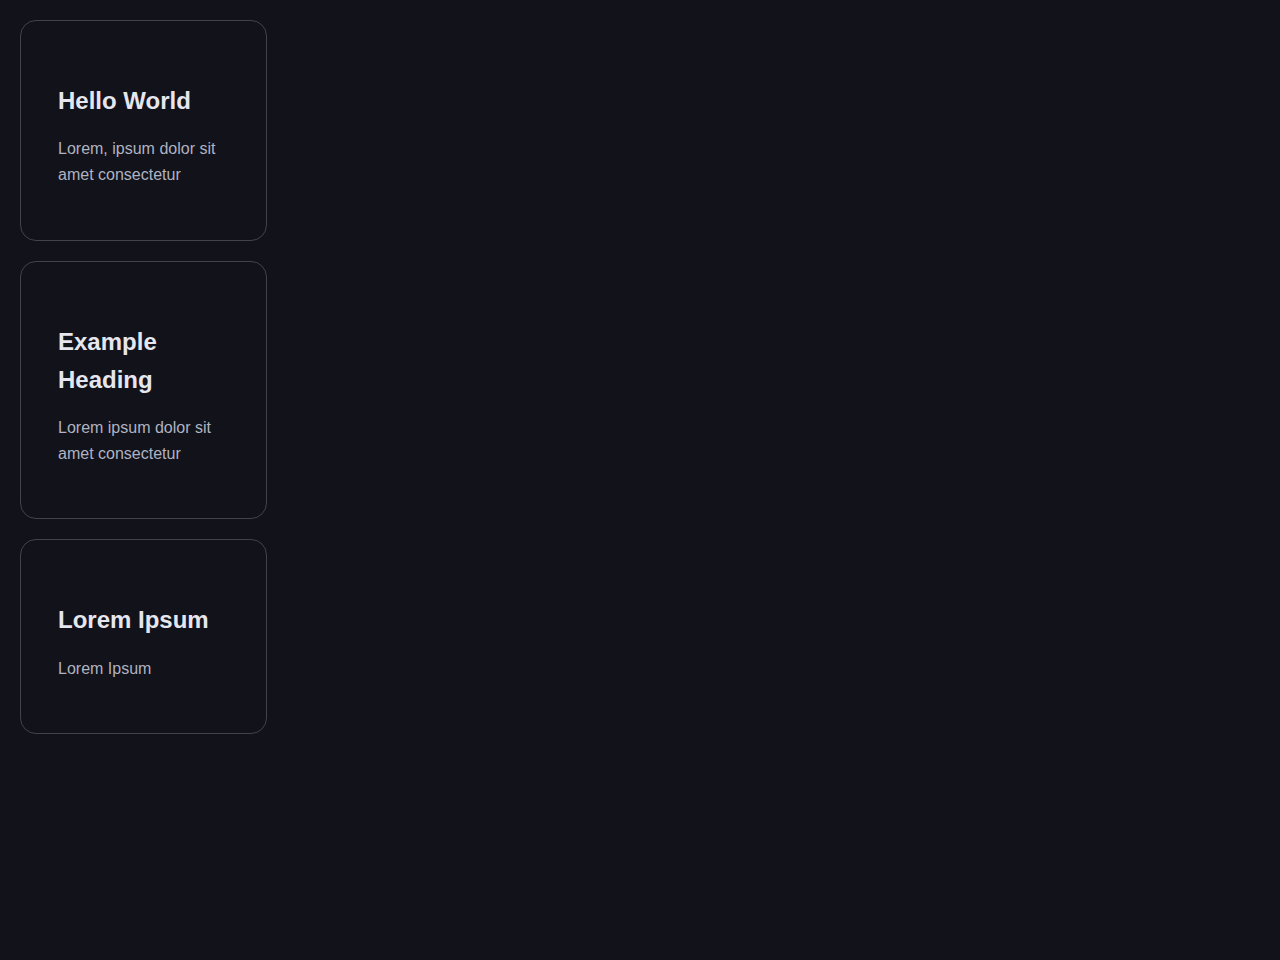
<file: project.html>
<!DOCTYPE html>
<html lang="en">
<head>
  <meta charset="UTF-8">
  <meta name="viewport" content="width=device-width, initial-scale=1.0">
  <title>Home</title>
  <link rel="stylesheet" href="style.css">
  <script type="text/javascript" src="app.js" defer></script>
</head>
<body>
  <main>
    <div class="container">
      <h2>Hello World</h2>
      <p>Lorem, ipsum dolor sit amet consectetur </p>
    </div>
    <div class="container">
      <h2>Example Heading</h2>
      <p>Lorem ipsum dolor sit amet consectetur</p>
    </div>
    <div class="container">
      <h2>Lorem Ipsum</h2>
      <p>Lorem Ipsum</p>
    </div>
  </main>
</body>
</html>
</file>
<file: style.css>
:root {
  --base-clr: #11121a;
  --line-clr: #42434a;
  --hover-clr: #222533;
  --text-clr: #e6e6ef;
  --accent-clr: #5e63ff;
  --secondary-text-clr: #b0b3c1;
  --danger-clr: #e53e3e;
  --success-clr: #48bb78;
  --info-clr: #5bc0de;
}

* {
  margin: 0;
  padding: 0;
  box-sizing: border-box;
}

html {
  font-family: 'Segoe UI', Tahoma, Geneva, Verdana, sans-serif;
  line-height: 1.6;
}

body {
  min-height: 100vh;
  background-color: var(--base-clr);
  color: var(--text-clr);
  display: grid;
  grid-template-columns: auto 1fr;
  margin-bottom: 60px;
}

main {
  padding: 30px;
  position: relative;
  min-height: 100px;
}

h1 {
  color: var(--text-clr);
  font-size: 2rem;
  margin-bottom: 20px;
  font-weight: 600;
}

.create-btn {
  background-color: var(--accent-clr);
  border: none;
  padding: 12px 24px;
  color: white;
  font-size: 1rem;
  cursor: pointer;
  border-radius: 8px;
  margin-bottom: 20px;
  z-index: 10;
  transition: background-color 0.3s ease, transform 0.2s ease;
}

.create-btn:hover {
  background-color: #4c51e0;
  transform: translateY(-2px);
}

.create-btn:active {
  transform: translateY(2px);
}

.folder-container {
  display: grid;
  gap: 20px;
  grid-template-columns: repeat(auto-fill, minmax(220px, 1fr));
}

.folder {
  background-color: var(--line-clr);
  border-radius: 12px;
  padding: 20px;
  display: flex;
  flex-direction: column;
  box-shadow: 0 4px 8px rgba(0, 0, 0, 0.1);
  transition: all 0.3s ease-in-out;
  position: static;
}

.folder:hover {
  background-color: var(--hover-clr);
  transform: translateY(-2px);
}

.folder-header {
  display: flex;
  align-items: center;
  gap: 10px;
  flex-wrap: wrap;
}

.folder-header svg {
  width: 24px;
  height: 24px;
}

.folder-header span {
  font-size: 1.2rem;
  cursor: pointer;
  white-space: nowrap;
  overflow: hidden;
  text-overflow: ellipsis;
  flex-grow: 1;
  font-weight: 500;
}

.folder-actions {
  display: none; /* Hide by default */
  gap: 10px;
  margin-top: 10px;
  justify-content: flex-start;
  flex-wrap: wrap;
  transition: opacity 0.3s ease;
}

.folder-actions.show {
  opacity: 1;
  display: flex;  /* Make visible with delay */
  animation: fadeIn 0.3s ease-out; /* Apply fade-in effect */
}

@keyframes fadeIn {
  from {
    opacity: 0;
  }
  to {
    opacity: 1;
  }
}

.folder-actions button {
  display: inline-block;
  background: none;
  border: 1px solid var(--accent-clr);
  color: var(--accent-clr);
  padding: 8px 18px;
  border-radius: 6px;
  cursor: pointer;
  font-size: 0.95rem;
  transition: background-color 0.3s, color 0.3s, transform 0.2s ease;
  text-align: center;
}

.folder-actions button:hover {
  background-color: var(--accent-clr);
  color: white;
  transform: translateY(-1px);
}

.folder-actions button:active {
  transform: translateY(1px);
}

.folder-actions button:disabled {
  background-color: var(--line-clr);
  color: var(--secondary-text-clr);
  cursor: not-allowed;
}

.folder-actions button:disabled:hover {
  background-color: var(--line-clr);
  color: var(--secondary-text-clr);
}

.modal {
  display: none;
  position: fixed;
  top: 0;
  left: 0;
  width: 100%;
  height: 100%;
  background-color: rgba(0, 0, 0, 0.5);
  align-items: center;
  justify-content: center;
  z-index: 1000;
  animation: fadeIn 0.3s ease-out;
}

@keyframes fadeIn {
  from {
    opacity: 0;
  }
  to {
    opacity: 1;
  }
}

.modal-content {
  background-color: #11121a;
  padding: 30px;
  margin: 20px;
  border-radius: 12px;
  max-width: 450px;
  width: 100%;
  box-shadow: 0 6px 15px rgba(0, 0, 0, 0.1);
  animation: slideUp 0.4s ease-out;
}

@keyframes slideUp {
  from {
    transform: translateY(30px);
    opacity: 0;
  }
  to {
    transform: translateY(0);
    opacity: 1;
  }
}

h2 {
  font-size: 1.5rem;
  color: var(--text-clr);
  margin-bottom: 15px;
  font-weight: 600;
}

input[type="text"] {
  width: 95%;
  padding: 12px;
  margin: 10px 0;
  border: 1px solid #ccc;
  border-radius: 6px;
  font-size: 1rem;
  transition: border-color 0.3s;
}

input[type="text"]:focus {
  border-color: var(--accent-clr);
}

button {
  padding: 10px 10px;
  margin-bottom: 5px;
  font-size: 1rem;
  border-radius: 6px;
  cursor: pointer;
  transition: background-color 0.3s, color 0.3s, transform 0.2s ease;
  border: none;
}

button.create-folder-btn {
  background-color: var(--accent-clr);
  color: white;
}

button.create-folder-btn:hover {
  background-color: #4c51e0;
  transform: translateY(-1px);
}

button.create-folder-btn:active {
  transform: translateY(1px);
}

button.delete-btn {
  background-color: var(--danger-clr);
  color: white;
}

button.delete-btn:hover {
  background-color: #c53030;
  transform: translateY(-1px);
}

button.delete-btn:active {
  transform: translateY(1px);
}

button.cancel-btn {
  background-color: #aaa;
  color: var(--text-clr);
}

button.cancel-btn:hover {
  background-color: #999;
  transform: translateY(-1px);
}

button.cancel-btn:active {
  transform: translateY(1px);
}

/* Media Queries */
@media(max-width: 800px) {
  main {
    padding: 15px;
    position: static;  /* Remove relative positioning */
  }

  .folder-container {
    grid-template-columns: 1fr;  /* Ensure one column layout on mobile */
    padding-bottom: 20px; /* Ensure spacing at the bottom */
  }

  .create-btn {
    width: 100%;  /* Make the create button full width on mobile */
  }

  .modal-content {
    padding: 20px;  /* Adjust modal padding for mobile */
    max-width: 90%;  /* Ensure modals don't overflow on small screens */
  }
}





#sidebar {
  box-sizing: border-box;
  height: 100vh;
  width: 250px;
  padding: 5px 1em;
  background-color: var(--base-clr);
  border-right: 1px solid var(--line-clr);

  position: flex;
  top: 0;
  align-self: start;
  transition: 300ms ease-in-out;
  overflow: hidden;
  text-wrap: nowrap;
}

#sidebar.close {
  padding: 5px;
  width: 60px;
}

#sidebar ul {
  list-style: none;
}

#sidebar > ul > li:first-child {
  display: flex;
  justify-content: flex-end;
  margin-bottom: 16px;
}

#sidebar .logo {
  font-weight: 600;
}

#sidebar ul li.active a {
  color: var(--accent-clr);
}

#sidebar ul li.active a svg {
  fill: var(--accent-clr);
}

#sidebar a,
#sidebar .dropdown-btn,
#sidebar .logo {
  border-radius: 0.5em;
  padding: 0.85em;
  text-decoration: none;
  color: var(--text-clr);
  display: flex;
  align-items: center;
  gap: 1em;
}

.dropdown-btn {
  width: 100%;
  text-align: left;
  background: none;
  border: none;
  font: inherit;
  cursor: pointer;
}

#sidebar svg {
  flex-shrink: 0;
  fill: var(--text-clr);
}

#sidebar a span,
#sidebar .dropdown-btn span {
  flex-grow: 1;
}

#sidebar a:hover,
#sidebar .dropdown-btn:hover {
  background-color: var(--hover-clr);
}

#sidebar .sub-menu {
  display: grid;
  grid-template-rows: 0fr;
  transition: 300ms ease-in-out;
}

#sidebar .sub-menu > div {
  overflow: hidden;
}

#sidebar .sub-menu.show {
  grid-template-rows: 1fr;
}

.dropdown-btn svg {
  transition: 200ms ease;
}

.rotate svg:last-child {
  rotate: 180deg;
}

#sidebar .sub-menu a {
  padding-left: 2em;
}

#toggle-btn {
  margin-left: auto;
  padding: 1em;
  border: none;
  border-radius: 0.5em;
  background: none;
  cursor: pointer;
}

#toggle-btn svg {
  transition: rotate 150ms ease;
}

#toggle-btn:hover {
  background-color: var(--hover-clr);
}

main {
  padding: min(30px, 7%);
}

main p {
  color: var(--secondary-text-clr);
  margin-top: 5px;
  margin-bottom: 15px;
}

.container {
  border: 1px solid var(--line-clr);
  border-radius: 1em;
  margin-bottom: 20px;
  padding: min(3em, 15%);
}

.container h2,
.container p {
  margin-top: 1em;
}

/* Mobile Styles */
@media (max-width: 800px) {
  * {
    box-sizing: border-box;
    margin: 0;
    padding: 0;
  }

  body {
    grid-template-columns: 1fr;
  }

  main {
    padding: 2em 1em 60px 1em; /* Add padding-bottom for space below sidebar */
  }

  .container {
    border: none;
    padding: 0;
  }

  #sidebar {
    height: 60px;
    width: 100vw; /* Ensure it fills the entire width */
    border-right: none;
    border-top: 1px solid var(--line-clr);
    padding: 0;
    position: fixed;
    top: unset;
    bottom: 0;
    z-index: 1000; /* Ensure it stays on top */
  }

  #sidebar > ul {
    display: flex;
    justify-content: space-between; /* Spread items evenly */
    width: 100%;
    padding: 0;
    margin: 0;
  }

  #sidebar ul {
    display: flex;
    align-items: center;
    overflow-x: auto;
    white-space: nowrap;
  }

  #sidebar ul li {
    height: 100%;
  }

  #sidebar ul a,
  #sidebar ul .dropdown-btn {
    width: 60px;
    height: 60px;
    padding: 0;
    border-radius: 0;
    justify-content: center;
  }

  #sidebar ul li span,
  #sidebar ul li:first-child,
  #sidebar .dropdown-btn svg:last-child {
    display: none;
  }

  #sidebar .sub-menu.show {
    position: fixed;
    bottom: 60px;
    left: 0;
    box-sizing: border-box;
    height: 60px;
    width: 100vw;
    background-color: var(--hover-clr);
    border-top: 1px solid var(--line-clr);
    display: flex;
    justify-content: center;
  }

  #sidebar .sub-menu.show > div {
    overflow-x: auto;
  }

  #sidebar .sub-menu.show li {
    display: inline-flex;
  }

  #sidebar .sub-menu.show a {
    box-sizing: border-box;
    padding: 1em;
    width: auto;
    justify-content: center;
  }
}
</file>
